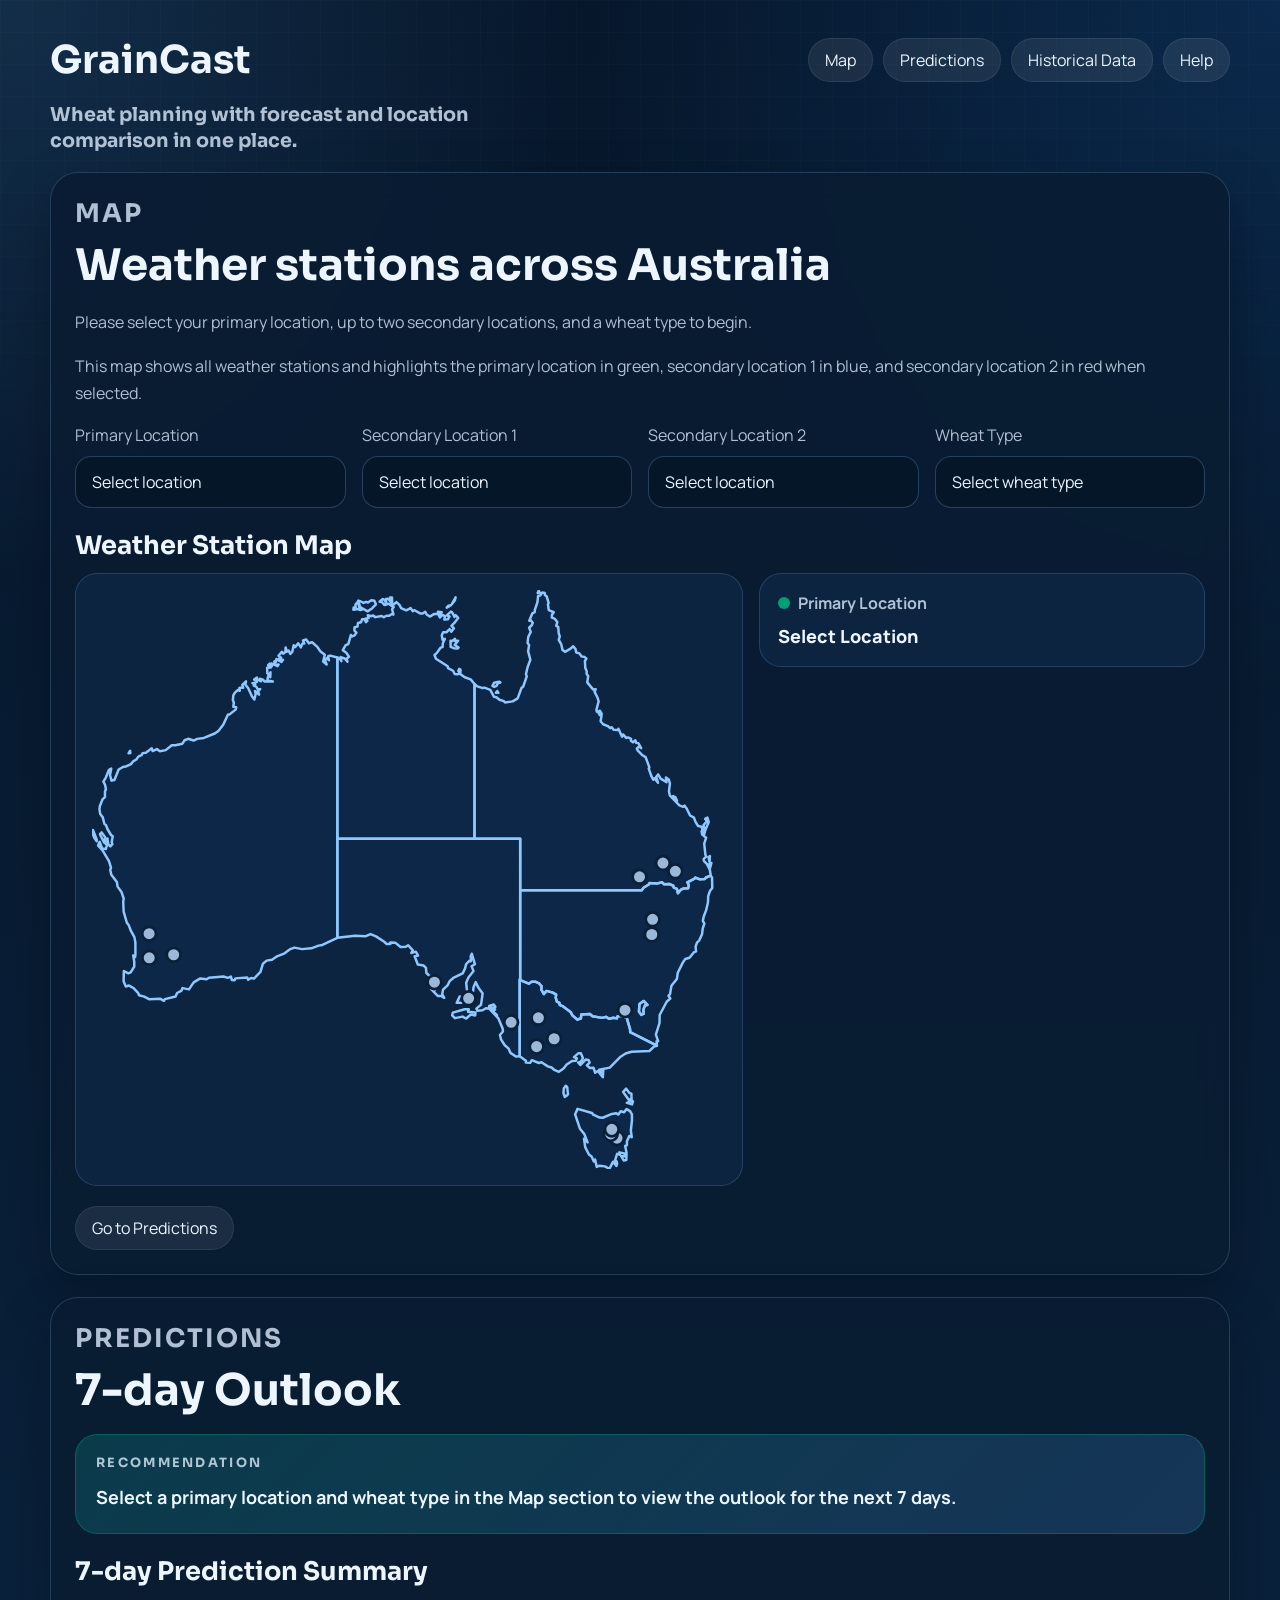
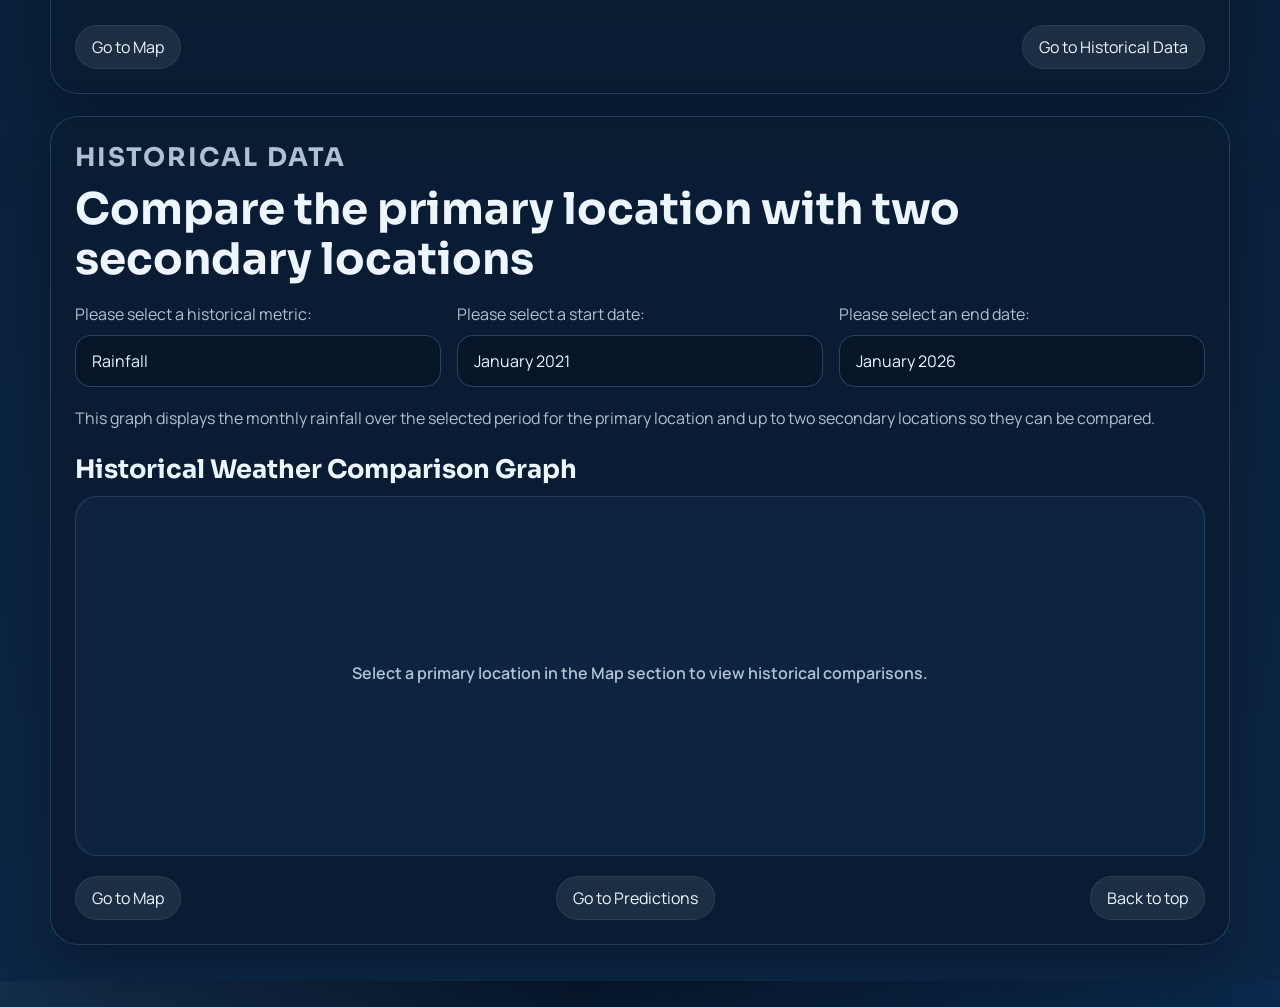
<file: index.html>
<!DOCTYPE html>
<html lang="en">
<head>
  <meta charset="UTF-8">
  <meta name="viewport" content="width=device-width, initial-scale=1.0">
  <title>GrainCast</title>
  <link rel="preconnect" href="https://fonts.googleapis.com">
  <link rel="preconnect" href="https://fonts.gstatic.com" crossorigin>
  <link href="https://fonts.googleapis.com/css2?family=Manrope:wght@400;500;700;800&family=Sora:wght@600;700&display=swap" rel="stylesheet">
  <link rel="stylesheet" href="styles.css">
</head>
<body>
  <div class="page-shell">
    <header class="hero" id="top">
      <div class="brand-row">
        <p class="brand-name">GrainCast</p>
        <nav class="page-nav" aria-label="Page sections">
          <a href="#map-section">Map</a>
          <a href="#predictions">Predictions</a>
          <a href="#historical-data">Historical Data</a>
          <a href="help.html">Help</a>
        </nav>
      </div>
      <h1 class="hero-subtitle">Wheat planning with forecast and location comparison in one place.</h1>
    </header>

    <main class="dashboard">
      <section class="panel map-panel" id="map-section">
        <div class="panel-header">
          <div>
            <p class="section-label">Map</p>
            <h2 class="panel-title section-heading">Weather stations across Australia</h2>
          </div>
        </div>
        <p class="prompt-text">Please select your primary location, up to two secondary locations, and a wheat type to begin.</p>
        <p id="map-description" class="assistive-description"></p>
        <div class="map-selection-grid">
          <div class="control-group">
            <label for="forecast-location">Primary Location</label>
            <select id="forecast-location"></select>
          </div>
          <div class="control-group">
            <label for="compare-one">Secondary Location 1</label>
            <select id="compare-one"></select>
          </div>
          <div class="control-group">
            <label for="compare-two">Secondary Location 2</label>
            <select id="compare-two"></select>
          </div>
          <div class="control-group">
            <label for="crop-select">Wheat Type</label>
            <select id="crop-select"></select>
          </div>
        </div>
        <h3 class="visual-title">Weather Station Map</h3>
        <div class="map-grid">
          <div id="station-map" class="station-map" aria-label="Australian weather station map"></div>
          <div id="map-legend" class="map-legend"></div>
        </div>
        <div class="section-nav-row">
          <a class="section-jump" href="#predictions">Go to Predictions</a>
        </div>
      </section>

      <section class="panel outlook-panel" id="predictions">
        <div class="panel-header">
          <div>
            <p class="section-label">Predictions</p>
            <h2 id="outlook-heading" class="panel-title section-heading">7-day outlook</h2>
          </div>
          <p id="selected-date-label" class="muted-text"></p>
        </div>

        <div class="recommendation-card recommendation-card--hero">
          <p class="section-label">Recommendation</p>
          <p id="recommendation-text" class="recommendation-text"></p>
        </div>
        
        <h3 class="visual-title">7-day Prediction Summary</h3>
        <div id="weekly-stats" class="stats-grid"></div>
        <div class="section-nav-row">
          <a class="section-jump" href="#map-section">Go to Map</a>
          <a class="section-jump" href="#historical-data">Go to Historical Data</a>
        </div>
      </section>

      <section class="panel history-panel" id="historical-data">
        <div class="panel-header">
          <div>
            <p class="section-label">Historical Data</p>
            <h2 class="panel-title section-heading">Compare the primary location with two secondary locations</h2>
          </div>
        </div>

        <div class="history-controls">
          <div class="control-group">
            <label for="history-metric">Please select a historical metric: </label>
            <select id="history-metric"></select>
          </div>
          <div class="control-group" id="temperature-mode-group">
            <label for="temperature-mode">Temperature view</label>
            <select id="temperature-mode"></select>
          </div>
          <div class="control-group">
            <label for="history-start">Please select a start date:</label>
            <select id="history-start"></select>
          </div>
          <div class="control-group">
            <label for="history-end">Please select an end date:</label>
            <select id="history-end"></select>
          </div>
        </div>

        <p id="history-description" class="assistive-description"></p>
        <h3 class="visual-title">Historical Weather Comparison Graph</h3>
        <div id="history-chart" class="chart-surface" aria-label="Historical comparison chart"></div>
        <div class="section-nav-row">
          <a class="section-jump" href="#map-section">Go to Map</a>
          <a class="section-jump" href="#predictions">Go to Predictions</a>
          <a class="section-jump" href="#top">Back to top</a>
        </div>
      </section>
    </main>
  </div>

  <div id="hover-tooltip" class="hover-tooltip" role="status" aria-live="polite"></div>

  <script src="forecast-data.js"></script>
  <script src="historical-data.js"></script>
  <script src="map-data.js"></script>
  <script src="app.js"></script>
</body>
</html>
</file>
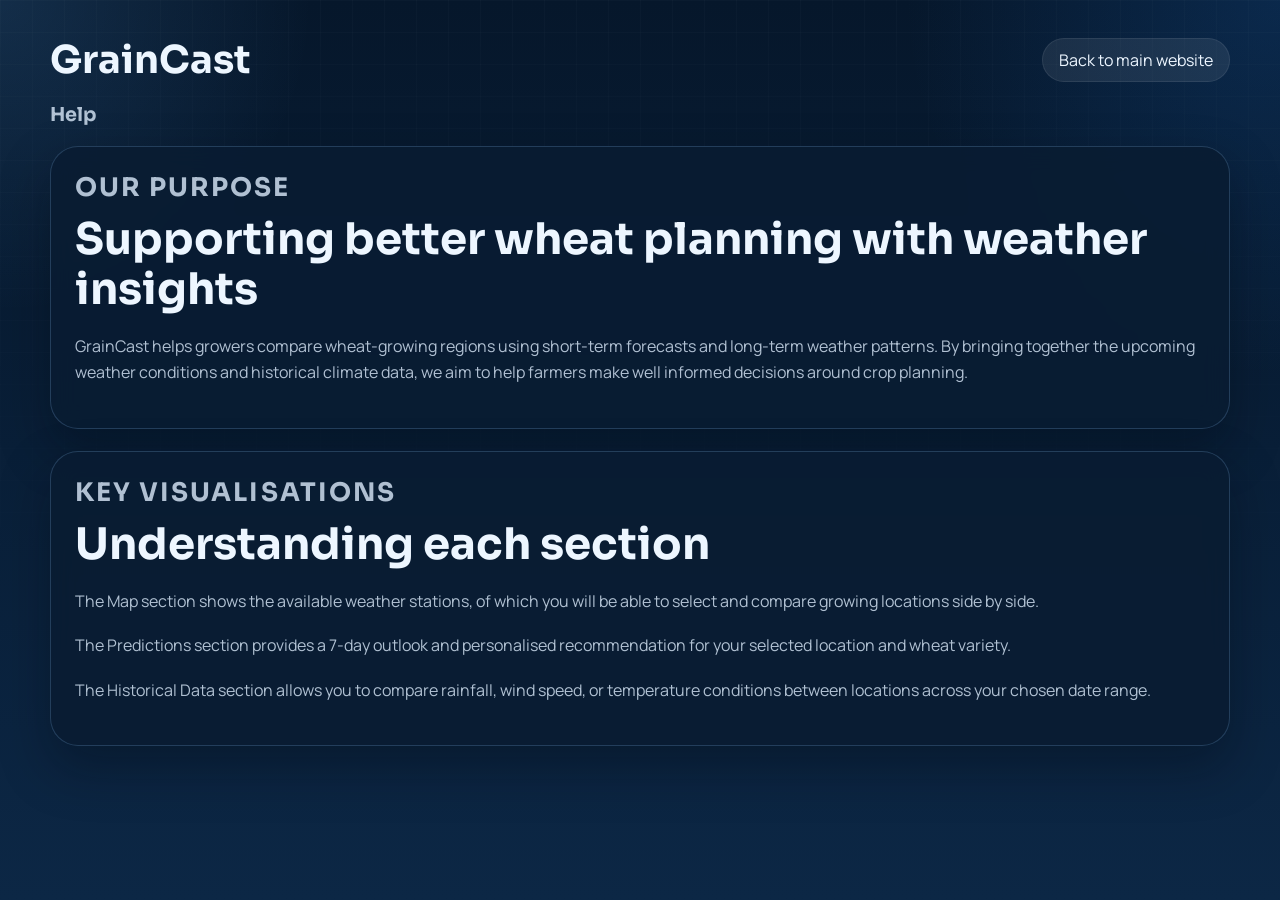
<file: help.html>
<!DOCTYPE html>
<html lang="en">
<head>
  <meta charset="UTF-8">
  <meta name="viewport" content="width=device-width, initial-scale=1.0">
  <title>GrainCast Help</title>
  <link rel="preconnect" href="https://fonts.googleapis.com">
  <link rel="preconnect" href="https://fonts.gstatic.com" crossorigin>
  <link href="https://fonts.googleapis.com/css2?family=Manrope:wght@400;500;700;800&family=Sora:wght@600;700&display=swap" rel="stylesheet">
  <link rel="stylesheet" href="styles.css">
</head>
<body>
  <div class="page-shell">
    <header class="hero" id="top">
      <div class="brand-row">
        <p class="brand-name">GrainCast</p>
        <nav class="page-nav" aria-label="Help navigation">
          <a href="index.html">Back to main website</a>
        </nav>
      </div>
      <h1 class="hero-subtitle">Help</h1>
    </header>

    <main class="dashboard">
      <section class="panel">
        <div class="panel-header">
          <div>
            <p class="section-label">Our purpose</p>
            <h2 class="panel-title section-heading">Supporting better wheat planning with weather insights</h2>
          </div>
        </div>
        <p class="assistive-description">
          GrainCast helps growers compare wheat-growing regions using short-term forecasts and long-term weather patterns. By bringing together the upcoming weather conditions and historical climate data, we aim to help farmers make well informed decisions around crop planning.
        </p>
      </section>

      <section class="panel">
        <div class="panel-header">
          <div>
            <p class="section-label">Key visualisations</p>
            <h2 class="panel-title section-heading">Understanding each section</h2>
          </div>
        </div>
        <p class="assistive-description">
          The Map section shows the available weather stations, of which you will be able to select and compare growing locations side by side.
        </p>
        <p class="assistive-description">
          The Predictions section provides a 7-day outlook and personalised recommendation for your selected location and wheat variety.
        </p>
        <p class="assistive-description">
          The Historical Data section allows you to compare rainfall, wind speed, or temperature conditions between locations across your chosen date range.
        </p>
      </section>
    </main>
  </div>
</body>
</html>
</file>
<file: styles.css>
:root {
  --bg-1: #06172b;
  --bg-2: #0c2745;
  --panel: rgba(9, 28, 50, 0.9);
  --panel-soft: rgba(13, 37, 66, 0.96);
  --border: rgba(120, 171, 222, 0.24);
  --text: #edf6ff;
  --muted: rgba(219, 234, 250, 0.8);
  --accent: #64b5ff;
  --shadow: 0 22px 50px rgba(2, 10, 19, 0.34);
}

* {
  box-sizing: border-box;
}

html {
  scroll-behavior: smooth;
}

body {
  margin: 0;
  min-height: 100vh;
  font-family: "Manrope", sans-serif;
  font-size: 16px;
  color: var(--text);
  background:
    radial-gradient(circle at top left, rgba(100, 181, 255, 0.14), transparent 20%),
    radial-gradient(circle at top right, rgba(31, 122, 224, 0.18), transparent 24%),
    linear-gradient(180deg, var(--bg-1), var(--bg-2));
}

body::before {
  content: "";
  position: fixed;
  inset: 0;
  background:
    linear-gradient(rgba(255, 255, 255, 0.025) 1px, transparent 1px),
    linear-gradient(90deg, rgba(255, 255, 255, 0.025) 1px, transparent 1px);
  background-size: 32px 32px;
  mask-image: linear-gradient(to bottom, rgba(0, 0, 0, 0.8), transparent 85%);
  pointer-events: none;
}

.page-shell {
  width: min(1180px, calc(100% - 24px));
  margin: 0 auto;
  padding: 28px 0 36px;
}

.hero {
  padding: 8px 0 18px;
}

.brand-row,
.panel-header,
.selection-grid,
.history-controls,
.stats-grid,
.map-grid {
  display: grid;
  gap: 16px;
}

.brand-row {
  grid-template-columns: 1fr auto;
  align-items: center;
  margin-bottom: 18px;
}

.brand-name {
  margin: 0;
  font-family: "Sora", sans-serif;
  font-size: clamp(2rem, 3vw, 2.8rem);
  font-weight: 700;
}

.page-nav {
  display: flex;
  flex-wrap: wrap;
  gap: 10px;
}

.page-nav a {
  color: var(--text);
  text-decoration: none;
  padding: 10px 16px;
  border-radius: 999px;
  background: rgba(255, 255, 255, 0.08);
  border: 1px solid rgba(255, 255, 255, 0.08);
}

.page-nav a:hover,
.page-nav a:focus-visible {
  background: rgba(100, 181, 255, 0.2);
  outline: none;
}

.hero h1,
.panel-title {
  margin: 0;
  font-family: "Sora", sans-serif;
}

.hero-subtitle {
  font-size: clamp(1rem, 1.5vw, 1.2rem);
  line-height: 1.35;
  max-width: 34ch;
  color: var(--muted);
}

.section-heading {
  font-size: clamp(2rem, 3.4vw, 2.8rem);
  line-height: 1.15;
}

.eyebrow,
.section-label,
.muted-text,
.assistive-description,
.prompt-text,
.stat-tile span,
label,
.chart-legend,
.summary-card {
  color: var(--muted);
}

.section-label {
  margin: 0 0 10px;
  font-family: "Sora", sans-serif;
  font-size: 0.8rem;
  font-weight: 700;
  letter-spacing: 0.18em;
  text-transform: uppercase;
}

.panel-header .section-label {
  margin-bottom: 12px;
  font-size: clamp(1.25rem, 2vw, 1.65rem);
  letter-spacing: 0.08em;
}

.visual-title {
  margin: 22px 0 12px;
  font-family: "Sora", sans-serif;
  font-size: clamp(1.25rem, 2vw, 1.65rem);
  line-height: 1.2;
  color: var(--text);
}


.dashboard {
  display: grid;
  gap: 22px;
}

.panel {
  background: var(--panel);
  border: 1px solid var(--border);
  border-radius: 28px;
  box-shadow: var(--shadow);
  padding: 24px;
  backdrop-filter: blur(12px);
}

.panel-header {
  grid-template-columns: 1fr auto;
  align-items: baseline;
  margin-bottom: 18px;
}

.prompt-text,
.assistive-description {
  margin: 0 0 18px;
  line-height: 1.65;
}

.selection-grid {
  grid-template-columns: repeat(2, minmax(0, 1fr));
}

.map-selection-grid {
  display: grid;
  gap: 16px;
  grid-template-columns: repeat(4, minmax(0, 1fr));
  margin-bottom: 18px;
}

.history-controls {
  grid-template-columns: repeat(3, minmax(0, 1fr));
  margin-bottom: 18px;
}

.stats-grid {
  grid-template-columns: repeat(3, minmax(0, 1fr));
  margin-top: 18px;
}

.map-grid {
  grid-template-columns: 1.2fr 0.8fr;
  align-items: start;
}

.section-nav-row {
  display: flex;
  justify-content: space-between;
  gap: 12px;
  flex-wrap: wrap;
  margin-top: 20px;
}

.section-jump {
  color: var(--text);
  text-decoration: none;
  padding: 10px 16px;
  border-radius: 999px;
  background: rgba(255, 255, 255, 0.08);
  border: 1px solid rgba(255, 255, 255, 0.08);
}

.section-jump:hover,
.section-jump:focus-visible {
  background: rgba(100, 181, 255, 0.2);
  outline: none;
}

.control-group {
  display: grid;
  gap: 10px;
}

select {
  width: 100%;
  font: inherit;
}


select {
  appearance: none;
  border: 1px solid rgba(133, 176, 222, 0.28);
  border-radius: 16px;
  background: rgba(5, 19, 36, 0.56);
  color: var(--text);
  padding: 14px 16px;
}

.stat-tile,
.recommendation-card,
.summary-card,
.chart-surface,
.station-map {
  border: 1px solid rgba(123, 171, 224, 0.22);
  border-radius: 22px;
  background: var(--panel-soft);
}

.recommendation-card {
  padding: 20px;
}

.recommendation-card--hero {
  background:
    linear-gradient(135deg, rgba(0, 158, 115, 0.2), rgba(100, 181, 255, 0.12)),
    var(--panel-soft);
  border-color: rgba(0, 158, 115, 0.38);
}

.recommendation-text {
  margin: 0;
  color: var(--text);
  font-size: 18px;
  line-height: 1.8;
  font-weight: 700;
}

.stat-tile {
  padding: 18px;
}

.stat-icon {
  font-size: 30px;
  margin-bottom: 10px;
}

.stat-tile strong {
  display: block;
  margin-top: 8px;
  color: var(--text);
  font-size: 22px;
}

.station-map,
.chart-surface {
  padding: 16px;
}

.station-map {
  min-height: 320px;
}

.station-map svg,
.chart-surface svg {
  width: 100%;
  height: auto;
  display: block;
}

.map-legend {
  display: grid;
  gap: 16px;
}

.legend-chip {
  display: inline-flex;
  align-items: center;
  gap: 8px;
  margin-bottom: 10px;
  font-weight: 700;
}

.legend-chip span {
  width: 12px;
  height: 12px;
  border-radius: 50%;
  display: inline-block;
}

.summary-card {
  padding: 18px;
}

.summary-name {
  color: var(--text);
  font-weight: 800;
  font-size: 18px;
}

.chart-surface {
  min-height: 360px;
}

.chart-legend {
  display: flex;
  gap: 16px;
  flex-wrap: wrap;
  margin-top: 12px;
  font-size: 16px;
}

.chart-legend span {
  display: inline-flex;
  align-items: center;
  gap: 8px;
}

.chart-legend i {
  width: 12px;
  height: 12px;
  border-radius: 50%;
  display: inline-block;
  background: var(--accent);
}

.chart-legend .legend-dashed {
  background: transparent;
  border: 2px dashed var(--accent);
}

.empty-chart {
  min-height: 320px;
  display: grid;
  place-items: center;
  text-align: center;
  color: var(--muted);
  font-weight: 600;
  font-size: 16px;
}

.hover-tooltip {
  position: absolute;
  z-index: 20;
  max-width: 260px;
  padding: 10px 12px;
  border-radius: 12px;
  background: rgba(7, 18, 31, 0.94);
  border: 1px solid rgba(140, 184, 230, 0.28);
  color: var(--text);
  font-size: 16px;
  line-height: 1.45;
  pointer-events: none;
  opacity: 0;
  transform: translateY(4px);
  transition: opacity 120ms ease, transform 120ms ease;
}

.hover-tooltip.visible {
  opacity: 1;
  transform: translateY(0);
}

@media (max-width: 980px) {
  .brand-row,
  .selection-grid,
  .map-selection-grid,
  .stats-grid,
  .history-controls,
  .map-grid,
  .panel-header {
    grid-template-columns: 1fr;
  }
}

@media (max-width: 640px) {
  .page-shell {
    width: min(100% - 16px, 100%);
    padding-top: 18px;
  }

  .panel {
    padding: 18px;
    border-radius: 22px;
  }

  .page-nav {
    width: 100%;
  }

  .page-nav a {
    flex: 1 1 auto;
    text-align: center;
  }

  .section-nav-row {
    flex-direction: column;
  }
}
</file>
